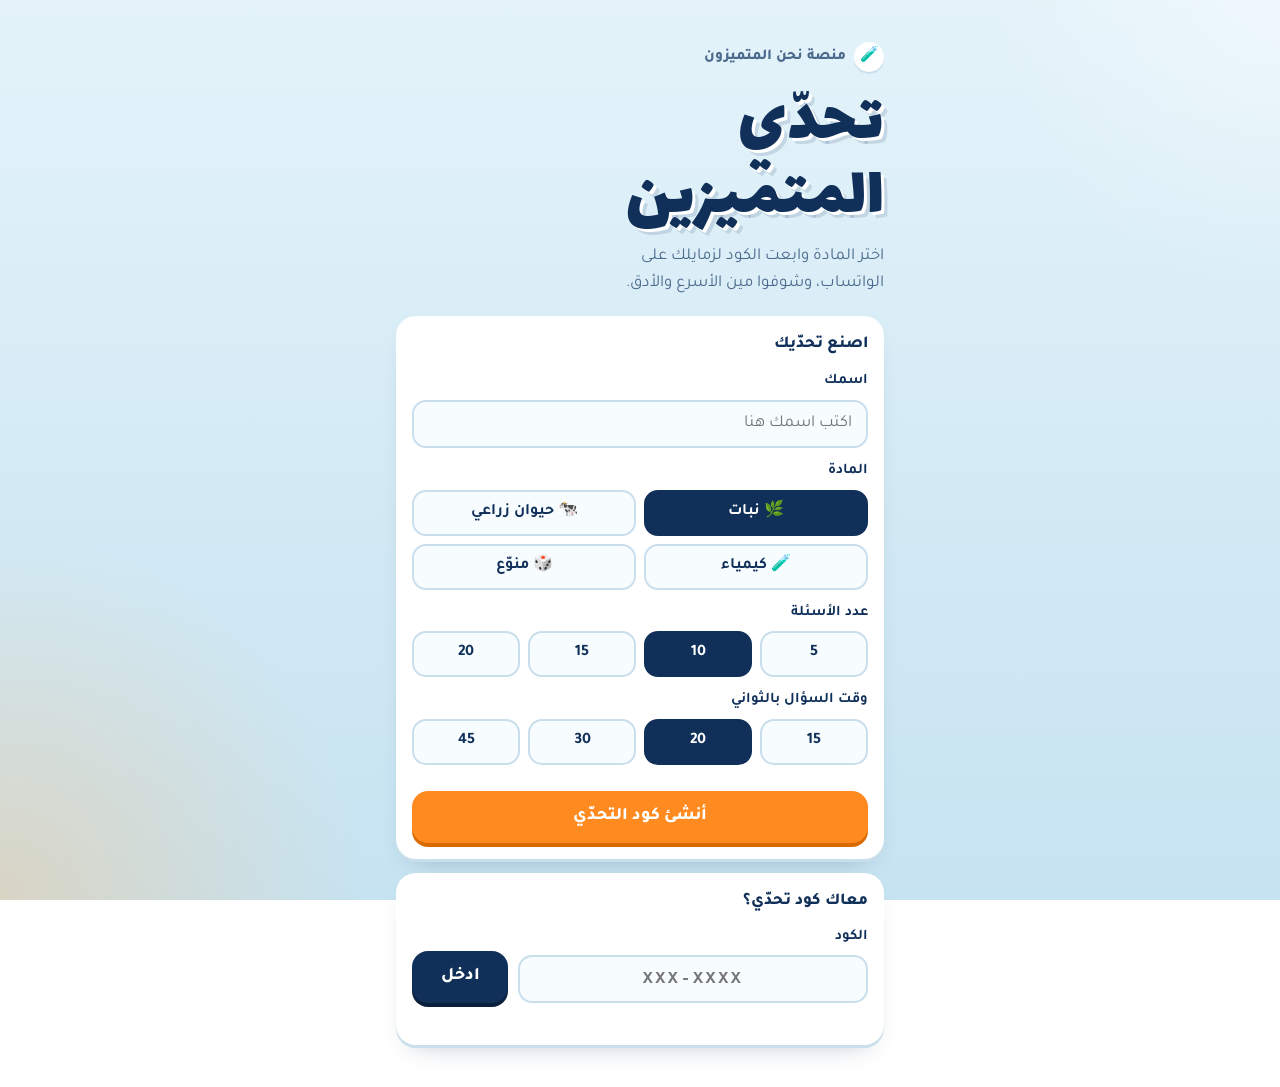
<file: challenge-final.html>
<!doctype html>
<html lang="ar" dir="rtl">
<head>
<meta charset="utf-8">
<meta name="viewport" content="width=device-width, initial-scale=1, viewport-fit=cover">
<title>تحدّي المتميزون</title>
<link rel="preconnect" href="https://fonts.googleapis.com">
<link href="https://fonts.googleapis.com/css2?family=Lalezar&family=Tajawal:wght@400;500;700;800&display=swap" rel="stylesheet">
<style>
:root{
  --ink:#10305a; --ink-soft:#4b6a8c; --sky:#e4f3fa; --sky-2:#c6e3f1; --paper:#fff;
  --orange:#ff8a1f; --orange-d:#d96a00; --wa:#25d366; --wa-d:#17a34a; --bad:#c62828; --line:#c9dfeb;
  --display:"Lalezar","Tajawal",system-ui,sans-serif; --body:"Tajawal",system-ui,-apple-system,"Segoe UI",sans-serif;
}
*{box-sizing:border-box;margin:0;padding:0;-webkit-tap-highlight-color:transparent}
html{-webkit-text-size-adjust:100%}
body{font-family:var(--body);color:var(--ink);min-height:100vh;min-height:100dvh;line-height:1.6;
  background:
    radial-gradient(420px 420px at 100% 0%,#fff6 0,#fff0 70%),
    radial-gradient(520px 520px at 0% 100%,#ffb76b55 0,#ffb76b00 70%),
    linear-gradient(180deg,var(--sky),var(--sky-2));
  background-attachment:fixed}
.app{max-width:520px;margin:0 auto;padding:max(16px,env(safe-area-inset-top)) 16px max(28px,env(safe-area-inset-bottom))}
.brand{display:flex;align-items:center;gap:8px;font-weight:800;font-size:.95rem;color:var(--ink-soft);padding:6px 0 2px;margin-bottom:10px}
.brand i{display:grid;place-items:center;width:30px;height:30px;border-radius:50%;background:var(--paper);font-style:normal;box-shadow:0 2px 0 var(--line)}
.hero{font-family:var(--display);font-weight:400;font-size:clamp(2.7rem,13vw,4rem);line-height:1.05;margin:14px 0 8px;
  text-shadow:3px 3px 0 #fff,6px 6px 0 #10305a22}
.lead{font-size:1.05rem;color:var(--ink-soft);margin-bottom:18px;max-width:34ch}
.view[hidden]{display:none}
.card{background:var(--paper);border-radius:20px;padding:16px;margin-bottom:14px;box-shadow:0 3px 0 var(--line),0 14px 28px -18px #10305a66}
.card h2{font-size:1.05rem;font-weight:800;margin-bottom:10px}
label.f{display:block;font-weight:700;font-size:.92rem;margin:12px 0 6px}
input[type=text]{width:100%;min-height:48px;border:2px solid var(--line);border-radius:14px;padding:8px 14px;font:inherit;font-size:1.05rem;color:var(--ink);background:#f7fcff}
input[type=text]:focus{outline:3px solid #ff8a1f55;border-color:var(--orange)}
.chips,.seg{display:grid;gap:8px}
.chips{grid-template-columns:repeat(2,1fr)}
.seg{grid-template-columns:repeat(4,1fr)}
.opt input{position:absolute;opacity:0;pointer-events:none}
.opt span{display:flex;align-items:center;justify-content:center;gap:6px;min-height:46px;padding:6px 8px;border-radius:14px;border:2px solid var(--line);background:#f7fcff;font-weight:700;cursor:pointer;text-align:center;transition:transform .1s}
.opt input:checked+span{background:var(--ink);border-color:var(--ink);color:#fff}
.opt input:focus-visible+span{outline:3px solid var(--orange);outline-offset:2px}
.opt span:active{transform:scale(.97)}
.opt{position:relative}
.btn{display:flex;align-items:center;justify-content:center;gap:8px;width:100%;min-height:52px;border:0;border-radius:16px;padding:10px 16px;font:inherit;font-weight:800;font-size:1.1rem;color:#fff;cursor:pointer;text-decoration:none;
  background:var(--orange);box-shadow:0 4px 0 var(--orange-d);transition:transform .08s,box-shadow .08s}
.btn:active{transform:translateY(3px);box-shadow:0 1px 0 var(--orange-d)}
.btn:focus-visible{outline:3px solid var(--ink);outline-offset:3px}
.btn.wa{background:var(--wa);box-shadow:0 4px 0 var(--wa-d)}
.btn.wa:active{box-shadow:0 1px 0 var(--wa-d)}
.btn.ghost{background:#fff;color:var(--ink);box-shadow:0 3px 0 var(--line);border:2px solid var(--line);min-height:46px;font-size:1rem}
.btn.ink{background:var(--ink);box-shadow:0 4px 0 #0a1f3c}
.row{display:grid;grid-template-columns:1fr 1fr;gap:10px;margin-top:10px}
.join{display:grid;grid-template-columns:1fr auto;gap:10px;align-items:end}
.join .btn{width:auto;min-width:96px}
.join input{direction:ltr;text-align:center;letter-spacing:.15em;font-weight:800;font-family:ui-monospace,Menlo,Consolas,monospace;text-transform:uppercase}
.err{color:var(--bad);font-weight:700;font-size:.9rem;min-height:1.4em;margin-top:6px}

/* تذكرة التحدي */
.ticket{position:relative;background:var(--paper);border-radius:22px;box-shadow:0 3px 0 var(--line),0 18px 30px -18px #10305a88;margin-bottom:14px;overflow:hidden}
.t-top{padding:18px 18px 16px;text-align:center}
.t-top .who{font-weight:700;color:var(--ink-soft);font-size:.95rem}
.t-top .subj{font-family:var(--display);font-size:2.1rem;line-height:1.2;margin:2px 0 10px}
.facts{display:flex;justify-content:center;gap:10px;flex-wrap:wrap}
.facts b{background:var(--sky);border-radius:999px;padding:4px 14px;font-weight:800;font-size:.95rem}
.tear{position:relative;border-top:3px dashed var(--line);margin:0 22px}
.tear::before,.tear::after{content:"";position:absolute;top:-17px;width:30px;height:30px;border-radius:50%;background:var(--sky-2)}
.tear::before{right:-37px}.tear::after{left:-37px}
.t-bot{padding:14px 18px 18px;text-align:center}
.t-bot small{display:block;color:var(--ink-soft);font-weight:700;margin-bottom:4px}
.code{direction:ltr;unicode-bidi:isolate;font-family:ui-monospace,Menlo,Consolas,monospace;font-weight:800;font-size:clamp(2rem,11vw,2.9rem);letter-spacing:.14em;line-height:1.2;user-select:all;-webkit-user-select:all;padding-inline-start:.14em}
.pop{animation:pop .35s cubic-bezier(.2,1.4,.4,1)}
@keyframes pop{from{transform:scale(.92) translateY(10px);opacity:0}to{transform:none;opacity:1}}

/* العدّ التنازلي */
.ready{min-height:60vh;display:grid;place-content:center;text-align:center;gap:8px}
.ready .n{font-family:var(--display);font-size:7rem;line-height:1}
.ready p{color:var(--ink-soft);font-weight:700}

.toast{position:fixed;inset-inline:16px;bottom:max(18px,env(safe-area-inset-bottom));margin:auto;max-width:360px;background:var(--ink);color:#fff;padding:12px 16px;border-radius:14px;text-align:center;font-weight:700;opacity:0;transform:translateY(12px);pointer-events:none;transition:.25s}
.toast.on{opacity:1;transform:none}
@media (max-width:360px){.seg{grid-template-columns:repeat(2,1fr)}}
@media (min-width:700px){.app{padding-top:36px}.hero{font-size:4.4rem}}
@media (prefers-reduced-motion:reduce){*{animation:none!important;transition:none!important}}

#vBattle{padding-bottom:20px}
.bt-top{display:flex;align-items:center;justify-content:space-between;gap:10px;font-weight:800;margin:6px 0 8px}
.bt-rnd{background:#fff;border-radius:999px;padding:4px 14px;box-shadow:0 2px 0 var(--line)}
.bt-time{font-family:var(--display);font-size:1.9rem;min-width:2.2ch;text-align:center;line-height:1}
.bt-bar{height:10px;border-radius:99px;background:#fff;overflow:hidden;box-shadow:inset 0 0 0 2px var(--line)}
.bt-bar i{display:block;height:100%;width:100%;background:var(--orange);transform-origin:right;transition:transform .1s linear}
.bt-arena{position:relative;display:flex;justify-content:space-between;align-items:flex-end;gap:8px;margin:14px 0 10px;padding:14px 10px;border-radius:22px;
  background:linear-gradient(180deg,#ffffffcc,#ffffff66);box-shadow:inset 0 0 0 2px #fff,0 12px 24px -18px #10305a88;perspective:900px;overflow:hidden}
.bt-arena::after{content:"";position:absolute;inset:0;background:#ef4444;opacity:0;pointer-events:none}
.bt-arena.hit::after{animation:btFlash .4s ease-out}
.bt-vs{position:absolute;inset-inline:0;top:52%;text-align:center;font-family:var(--display);font-size:1.7rem;opacity:.35;pointer-events:none}
.bt-side{width:45%;max-width:185px;position:relative}
.bt-name{display:flex;justify-content:space-between;gap:6px;font-weight:800;font-size:.88rem;margin-bottom:4px}
.bt-name span:first-child{overflow:hidden;text-overflow:ellipsis;white-space:nowrap}
.bt-track{position:relative;height:18px;border-radius:99px;background:#10305a22;overflow:hidden;box-shadow:inset 0 0 0 2px #fff;margin-bottom:12px}
.bt-ghost,.bt-fill{position:absolute;top:0;bottom:0;right:0;width:100%;border-radius:99px;transition:width .55s cubic-bezier(.3,.8,.3,1),background .3s}
.opp .bt-ghost,.opp .bt-fill{right:auto;left:0}
.bt-ghost{background:#fca5a5;transition-duration:.9s;transition-delay:.4s}
.bt-fill{background:#22c55e}.bt-fill.mid{background:#f59e0b}.bt-fill.low{background:#ef4444}

.bt-door{position:relative;height:200px;--c:#1d6fb8;--cd:#0e4a80;transform:rotateY(14deg);transform-style:preserve-3d}
.opp .bt-door{--c:#e2611a;--cd:#a8410a;transform:rotateY(-14deg)}
.bt-frame{position:absolute;inset:0;border-radius:90px 90px 8px 8px;background:var(--cd);box-shadow:0 8px 0 var(--cd),0 14px 18px -8px #0006}
.bt-room{position:absolute;inset:8px;border-radius:82px 82px 2px 2px;display:grid;place-items:center;overflow:hidden;
  background:radial-gradient(circle at 50% 65%,#fff 0,#ffe6a0 38%,#8a5a1c 100%);filter:brightness(.55);transition:filter .45s}
.bt-av{font-size:3.4rem;transform:translateY(10px) scale(.75);opacity:.4;transition:transform .45s,opacity .45s}
.open .bt-room{filter:brightness(1.15)}
.open .bt-av{transform:none;opacity:1}
.bt-leaf{position:absolute;top:8px;bottom:8px;width:calc(50% - 8px);background:linear-gradient(90deg,var(--c),var(--cd));
  box-shadow:inset 0 0 0 5px #ffffff26;transition:transform .55s cubic-bezier(.5,.1,.2,1);backface-visibility:hidden}
.bt-leaf::after{content:"";position:absolute;top:52%;width:9px;height:9px;border-radius:50%;background:#ffd36b}
.bt-l1{right:8px;border-radius:0 82px 0 2px;transform-origin:right center}
.bt-l1::after{left:8px}
.bt-l2{left:8px;border-radius:82px 0 2px 0;transform-origin:left center}
.bt-l2::after{right:8px}
.open .bt-l1{transform:rotateY(-105deg)}
.open .bt-l2{transform:rotateY(105deg)}
.bt-door.shake{animation:btShake .5s}
.bt-door.ko{filter:grayscale(1) brightness(.7)}
.bt-door.win .bt-room{filter:brightness(1.3) saturate(1.3)}
.bt-dmg{position:absolute;inset-inline:0;top:20%;text-align:center;font-family:var(--display);font-size:2.3rem;color:#ef4444;text-shadow:2px 2px 0 #fff,-1px -1px 0 #fff;opacity:0;pointer-events:none}
.bt-dmg.go{animation:btFloat .95s ease-out}
.bt-orb{position:absolute;left:0;width:38px;height:10px;border-radius:10px;display:none;pointer-events:none;background:linear-gradient(to right,#fff 0,var(--oc,#38bdf8) 35%,transparent 100%);box-shadow:0 0 14px 4px var(--oc,#38bdf8)}
@keyframes btShake{0%,100%{translate:0 0}15%{translate:-10px 0}30%{translate:9px 0}45%{translate:-7px 0}60%{translate:6px 0}80%{translate:-3px 0}}
@keyframes btFloat{0%{opacity:0;translate:0 14px;scale:.6}20%{opacity:1;scale:1.15}100%{opacity:0;translate:0 -56px;scale:1}}
@keyframes btFlash{0%{opacity:.35}100%{opacity:0}}

.bt-msg{min-height:1.7em;text-align:center;font-weight:800;margin:4px 0 8px}
.bt-q{background:#fff;border-radius:20px;padding:14px;box-shadow:0 3px 0 var(--line),0 14px 28px -18px #10305a66}
.bt-q h3{font-size:1.1rem;font-weight:800;line-height:1.55;margin-bottom:12px}
.bt-opts{display:grid;grid-template-columns:1fr 1fr;gap:8px}
.bt-ans{min-height:54px;border:2px solid var(--line);border-radius:14px;background:#f7fcff;font:inherit;font-weight:700;font-size:.98rem;color:var(--ink);padding:8px;cursor:pointer;transition:transform .08s}
.bt-ans:active{transform:scale(.97)}
.bt-ans:focus-visible{outline:3px solid var(--orange);outline-offset:2px}
.bt-ans.ok{background:#dcfce7;border-color:#22c55e}
.bt-ans.no{background:#fee2e2;border-color:#ef4444}
.bt-ans[disabled]{cursor:default;transform:none}
.bt-end{text-align:center}
.bt-end .big{font-size:4rem;line-height:1.1}
.bt-end h2{font-family:var(--display);font-weight:400;font-size:2.2rem;margin:4px 0 6px}
.bt-end p{color:var(--ink-soft);font-weight:700;margin-bottom:12px}
@media (max-width:380px){.bt-opts{grid-template-columns:1fr}.bt-door{height:170px}}
@media (prefers-reduced-motion:reduce){.bt-door{transform:none}.opp .bt-door{transform:none}}
.bt-spark{position:absolute;left:50%;top:48%;width:90px;height:90px;margin:-45px 0 0 -45px;border-radius:50%;opacity:0;pointer-events:none;scale:.3;
  background:radial-gradient(circle,#fff 0,#fde047 30%,#fb923c55 55%,transparent 70%)}
.bt-spark.go{animation:btSpark .45s ease-out}
@keyframes btSpark{0%{opacity:1;scale:.3}100%{opacity:0;scale:1.4}}
button,a.btn{touch-action:manipulation}

</style>
</head>
<body>
<main class="app">

  <header class="brand"><i>🧪</i> منصة نحن المتميزون</header>

  <!-- شاشة البداية -->
  <section id="vHome" class="view">
    <h1 class="hero">تحدّي<br>المتميزين</h1>
    <p class="lead">اختر المادة وابعت الكود لزمايلك على الواتساب، وشوفوا مين الأسرع والأدق.</p>

    <form id="fCreate" class="card" novalidate>
      <h2>اصنع تحدّيك</h2>

      <label class="f" for="name">اسمك</label>
      <input id="name" type="text" maxlength="20" autocomplete="nickname" placeholder="اكتب اسمك هنا" enterkeyhint="done">

      <label class="f" id="lSubj">المادة</label>
      <div class="chips" role="radiogroup" aria-labelledby="lSubj" id="subjects"></div>

      <label class="f" id="lCnt">عدد الأسئلة</label>
      <div class="seg" role="radiogroup" aria-labelledby="lCnt" id="counts"></div>

      <label class="f" id="lTim">وقت السؤال بالثواني</label>
      <div class="seg" role="radiogroup" aria-labelledby="lTim" id="times"></div>

      <p class="err" id="eCreate" role="alert"></p>
      <button class="btn" type="submit">أنشئ كود التحدّي</button>
    </form>

    <form id="fJoin" class="card" novalidate>
      <h2>معاك كود تحدّي؟</h2>
      <div class="join">
        <div>
          <label class="f" for="joinCode" style="margin-top:0">الكود</label>
          <input id="joinCode" type="text" maxlength="9" inputmode="text" autocapitalize="characters" autocomplete="off" spellcheck="false" placeholder="XXX-XXXX">
        </div>
        <button class="btn ink" type="submit">ادخل</button>
      </div>
      <p class="err" id="eJoin" role="alert"></p>
    </form>
  </section>

  <!-- تذكرة التحدّي -->
  <section id="vTicket" class="view" hidden>
    <div class="ticket pop" id="ticket">
      <div class="t-top">
        <p class="who" id="tWho"></p>
        <h2 class="subj" id="tSubj"></h2>
        <div class="facts"><b id="tCnt"></b><b id="tTim"></b></div>
      </div>
      <div class="tear"></div>
      <div class="t-bot">
        <small>كود التحدّي</small>
        <div class="code" id="tCode"></div>
      </div>
    </div>
    <a class="btn wa" id="waBtn" target="_blank" rel="noopener">💬 شارك على الواتساب</a>
    <div class="row">
      <button class="btn ghost" id="copyBtn" type="button">نسخ الكود</button>
      <button class="btn ghost" id="copyLink" type="button">نسخ الرابط</button>
    </div>
    <button class="btn" id="startBtn" type="button" style="margin-top:14px">ابدأ التحدّي</button>
    <button class="btn ghost" id="backBtn" type="button" style="margin-top:10px">رجوع</button>
  </section>

  <!-- الاستعداد -->
  <section id="vReady" class="view ready" hidden aria-live="polite">
    <div class="n" id="rN">3</div>
    <p id="rMsg">استعد…</p>
  </section>


  <!-- شاشة المعركة -->
  <section id="vBattle" class="view" hidden>
    <div class="bt-top"><span class="bt-rnd" id="bRnd"></span><span class="bt-time" id="bTime"></span></div>
    <div class="bt-bar"><i id="bTb"></i></div>
    <div class="bt-arena" id="bArena">
    <div class="bt-side me">
      <div class="bt-name"><span id="bmN"></span><span id="bmP">100%</span></div>
      <div class="bt-track"><i class="bt-ghost" id="bmG"></i><i class="bt-fill" id="bmF"></i></div>
      <div class="bt-door" id="bmD">
        <div class="bt-frame"></div>
        <div class="bt-room"><span class="bt-av">🧑‍🔬</span></div>
        <div class="bt-leaf bt-l1"></div><div class="bt-leaf bt-l2"></div>
        <i class="bt-spark" id="bmS"></i><div class="bt-dmg" id="bmX"></div>
      </div>
    </div>
      <div class="bt-vs">VS</div>
    <div class="bt-side opp">
      <div class="bt-name"><span id="boN"></span><span id="boP">100%</span></div>
      <div class="bt-track"><i class="bt-ghost" id="boG"></i><i class="bt-fill" id="boF"></i></div>
      <div class="bt-door" id="boD">
        <div class="bt-frame"></div>
        <div class="bt-room"><span class="bt-av">🦹</span></div>
        <div class="bt-leaf bt-l1"></div><div class="bt-leaf bt-l2"></div>
        <i class="bt-spark" id="boS"></i><div class="bt-dmg" id="boX"></div>
      </div>
    </div>
      <i class="bt-orb" id="bOrb"></i>
    </div>
    <p class="bt-msg" id="bMsg" aria-live="polite"></p>
    <div class="bt-q" id="bQ"><h3 id="bQt"></h3><div class="bt-opts" id="bOpts"></div></div>
    <div class="bt-end card" id="bEnd" hidden>
      <div class="big" id="eIcon"></div><h2 id="eTitle"></h2><p id="eSub"></p>
      <a class="btn wa" id="eWa" target="_blank" rel="noopener">💬 شارك نتيجتك على الواتساب</a>
      <div class="row"><button class="btn" id="eAgain" type="button">العب تاني</button>
      <button class="btn ghost" id="eHome" type="button">الرئيسية</button></div>
    </div>
  </section>

</main>
<div class="toast" id="toast" role="status" aria-live="polite"></div>

<script>
(()=>{
"use strict";
/* ===== الإعدادات (عدّلها حسب مواد المنصة) ===== */
const SUBJECTS=[{n:"نبات",e:"🌿"},{n:"حيوان زراعي",e:"🐄"},{n:"كيمياء",e:"🧪"},{n:"منوّع",e:"🎲"}]; // حتى 8 مواد
const COUNTS=[5,10,15,20];      // 4 اختيارات بالظبط
const TIMES=[15,20,30,45];      // 4 اختيارات بالظبط

/* ===== ترميز الكود: مادة(3بت) + عدد(2) + وقت(2) + seed(20) + checksum(5) → 7 خانات ===== */
const AL="0123456789ABCDEFGHJKMNPQRSTVWXYZ", SEED_MAX=1048576;
const chk=v=>{let s=0;while(v>0){s+=v%32;v=Math.floor(v/32)}return(s*7+3)%32};
const randSeed=()=>{try{const a=new Uint32Array(1);crypto.getRandomValues(a);return a[0]%SEED_MAX}catch(e){return Math.floor(Math.random()*SEED_MAX)}};
function encode(c){
  const val=((c.s*4+c.c)*4+c.t)*SEED_MAX+c.seed;
  let full=val*32+chk(val),out="";
  for(let i=0;i<7;i++){out=AL[full%32]+out;full=Math.floor(full/32)}
  return out;
}
function clean(t){return String(t||"").toUpperCase().replace(/O/g,"0").replace(/[IL]/g,"1").replace(/[^0-9A-Z]/g,"")}
function decode(raw){
  const code=clean(raw);
  if(code.length!==7)return null;
  let full=0;
  for(const ch of code){const i=AL.indexOf(ch);if(i<0)return null;full=full*32+i}
  const val=Math.floor(full/32);
  if(chk(val)!==full%32)return null;
  const seed=val%SEED_MAX;let r=Math.floor(val/SEED_MAX);
  const t=r%4;r=Math.floor(r/4);const c=r%4,s=Math.floor(r/4);
  if(s>=SUBJECTS.length)return null;
  return{s,c,t,seed,code};
}
const fmt=c=>c.slice(0,3)+"-"+c.slice(3);
const toCfg=d=>({code:d.code,subject:SUBJECTS[d.s].n,subjectIndex:d.s,count:COUNTS[d.c],seconds:TIMES[d.t],seed:d.seed});

/* مولّد أرقام عشوائي ثابت بالـ seed: الكل يطلع له نفس ترتيب الأسئلة (للجزء 2) */
function rng(seed){let a=seed>>>0;return()=>{a|=0;a=a+0x6D2B79F5|0;let t=Math.imul(a^a>>>15,1|a);t=t+Math.imul(t^t>>>7,61|t)^t;return((t^t>>>14)>>>0)/4294967296}}

/* ===== واجهة ===== */
const $=id=>document.getElementById(id);
const views={home:$("vHome"),ticket:$("vTicket"),ready:$("vReady")};
const show=k=>{for(const x in views)views[x].hidden=x!==k;window.scrollTo(0,0)};
let toastT;const toast=m=>{const t=$("toast");t.textContent=m;t.classList.add("on");clearTimeout(toastT);toastT=setTimeout(()=>t.classList.remove("on"),2200)};

function radios(box,name,items,label,sel){
  box.innerHTML=items.map((it,i)=>`<label class="opt"><input type="radio" name="${name}" value="${i}" ${i===sel?"checked":""}><span>${label(it)}</span></label>`).join("");
}
radios($("subjects"),"subj",SUBJECTS,s=>`${s.e} ${s.n}`,0);
radios($("counts"),"cnt",COUNTS,c=>c,1);
radios($("times"),"tim",TIMES,t=>t,1);
const val=n=>+document.querySelector(`input[name=${n}]:checked`).value;

try{$("name").value=localStorage.getItem("ch_name")||""}catch(e){}
const myName=()=>{const n=$("name").value.trim().slice(0,20);try{localStorage.setItem("ch_name",n)}catch(e){}return n};

let cur=null; // التحدّي الحالي
const link=code=>location.origin+location.pathname+"?c="+code;

function openTicket(d,host){
  cur=toCfg(d);cur.host=host;
  $("tWho").textContent=host?`${host} بيتحداك في`:"تحدّي جديد في";
  $("tSubj").textContent=`${SUBJECTS[d.s].e} ${cur.subject}`;
  $("tCnt").textContent=`${cur.count} أسئلة`;
  $("tTim").textContent=`${cur.seconds} ثانية للسؤال`;
  $("tCode").textContent=fmt(cur.code);
  const msg=`⚔️ ${host||"زميلك"} بيتحداك في «${cur.subject}» على منصة نحن المتميزون!\n`+
    `${cur.count} أسئلة، و${cur.seconds} ثانية للسؤال.\n\nكود التحدّي: ${fmt(cur.code)}\nادخل من هنا 👇\n${link(cur.code)}`;
  cur.shareText=msg;
  $("waBtn").href="https://wa.me/?text="+encodeURIComponent(msg);
  const tk=$("ticket");tk.classList.remove("pop");void tk.offsetWidth;tk.classList.add("pop");
  show("ticket");
}

$("fCreate").addEventListener("submit",e=>{
  e.preventDefault();
  const name=myName();
  if(name.length<2){$("eCreate").textContent="اكتب اسمك الأول (حرفين على الأقل).";$("name").focus();return}
  $("eCreate").textContent="";
  const d={s:val("subj"),c:val("cnt"),t:val("tim"),seed:randSeed()};
  d.code=encode(d);
  openTicket(d,name);
});

$("fJoin").addEventListener("submit",e=>{
  e.preventDefault();
  const d=decode($("joinCode").value);
  if(!d){$("eJoin").textContent="الكود غير صحيح. راجعه وجرّب تاني.";return}
  $("eJoin").textContent="";
  openTicket(d,"");
});
$("joinCode").addEventListener("input",e=>{
  const c=clean(e.target.value).slice(0,7);
  e.target.value=c.length>3?c.slice(0,3)+"-"+c.slice(3):c;
});

async function copy(text,ok){
  try{await navigator.clipboard.writeText(text)}
  catch(e){const t=document.createElement("textarea");t.value=text;t.style.cssText="position:fixed;opacity:0";document.body.appendChild(t);t.select();try{document.execCommand("copy")}catch(_){}t.remove()}
  toast(ok);
}
$("copyBtn").onclick=()=>copy(fmt(cur.code),"تم نسخ الكود");
$("copyLink").onclick=()=>copy(link(cur.code),"تم نسخ الرابط");
$("backBtn").onclick=()=>show("home");

/* بدء التحدّي: عدّ تنازلي ثم حدث challenge:start (الجزء 2 يستقبله) */
$("startBtn").onclick=()=>{
  const name=myName()||cur.host;
  if(!name||name.length<2){show("home");$("eCreate").textContent="اكتب اسمك قبل ما تبدأ.";$("name").focus();return}
  cur.player=name;show("ready");
  let n=3;$("rN").textContent=n;$("rMsg").textContent="استعد…";
  const iv=setInterval(()=>{
    n--;
    if(n>0){$("rN").textContent=n;return}
    clearInterval(iv);$("rN").textContent="🚀";$("rMsg").textContent="انطلق!";
    document.dispatchEvent(new CustomEvent("challenge:start",{detail:cur}));
  },900);
};

/* رابط فيه ?c=الكود: افتح التحدّي تلقائيًا */
const p=new URLSearchParams(location.search).get("c");
if(p){const d=decode(p);if(d){$("joinCode").value=fmt(d.code);openTicket(d,"");toast("وصلك تحدّي! اكتب اسمك وابدأ")}else{$("eJoin").textContent="رابط التحدّي غير صحيح."}}

window.Challenge={encode,decode,rng,get current(){return cur},SUBJECTS,COUNTS,TIMES};
})();

/* ===== الجزء الثاني: شاشة المعركة ومنطق اللعبة ===== */
(()=>{
"use strict";

/* ===== أضف أسئلتك هنا =====
   السطر الواحد = سؤال:  السؤال | الإجابة الصحيحة | خطأ1 | خطأ2 | خطأ3
   العنوان ## بيحدد المادة (لازم يطابق اسم المادة في SUBJECTS). المادة «منوّع» بتجمع كل الباقي تلقائيًا. */
const BANKS={};
const QTEXT=`
## نبات
الجذور الموجودة في نبات البصل من النوع | العرضي | الابتدائي | الثانوي | الجنيني
تحيط بالقمة النامية للجذر | القلنسوة | أوراق خضرية | أوراق قنابية | شعيرات جذرية
أول الأوراق في الإنبات الهوائي هي | الأوراق الفلقية | الأوراق الأولية | الأوراق الخضرية المركبة | الأوراق الحرشفية
التعريق المتوازي يميز نباتات | ذوات الفلقة الواحدة | ذوات الفلقتين | عاريات البذور | الطحالب
الريزومات من السيقان | الأرضية | الهوائية | المائية | الشوكية
الشعيرة الجذرية امتداد لخلايا | البشرة | البريسيكل | القشرة | الأوعية
أشواك التين الشوكي عبارة عن | أوراق شوكية | ساق شوكية | شعيرات شوكية | جذور شوكية
الأوراق الملونة في الجهنمية من النوع | القنابية | الحرشفية | الخضرية | المركبة
تتكاثر الفراولة بواسطة ساق | مدادة | زاحفة | متسلقة | درنية
درنة البطاطس عبارة عن | ساق | جذر | ورقة | ثمرة
درنة البطاطا عبارة عن | جذر عرضي مخزن | ساق مخزنة | ورقة مخزنة | ثمرة
الجذور التنفسية تنمو | عكس الجاذبية الأرضية | في اتجاه الجاذبية | أفقيًا فقط | في الصحراء فقط
## حيوان زراعي
الحيوان الذي يُعد من المجترات | الجاموس | الدجاج | الأرنب | الحصان
عدد أجزاء معدة المجترات الرئيسية | 4 | 2 | 3 | 5
الأنثى البالغة من الأغنام تسمى | النعجة | الكبش | الحمل | الجدي
من الأعلاف الخشنة | الدريس (البرسيم المجفف) | الذرة المجروشة | كسب القطن | الشعير المجروش
أكبر أجزاء معدة المجترات سعة | الكرش | الشبكية | الورقية | المنفحة
المعدة الحقيقية في المجترات هي | المنفحة | الكرش | الشبكية | الورقية
مدة الحمل في الأبقار تقريبًا | تسعة أشهر | خمسة أشهر | ستة أشهر | اثنا عشر شهرًا
المصدر الأساسي للصوف | الأغنام | الأبقار | الدواجن | الخيول
مصدر بروتين مهم في علائق الدواجن | كسب فول الصويا | قش الأرز | التبن | الذرة الشامية
ذكر الماعز يسمى | التيس | الكبش | الجدي | الفحل
## كيمياء
الأيون الذي يعطي راسبًا أبيض جبنيًا مع نترات الفضة | الكلوريد | الكبريتات | النترات | الصوديوم
الأيون الذي يعطي راسبًا أبيض مع كلوريد الباريوم | الكبريتات | الكلوريد | النترات | النحاس
كبريتات النحاس مع هيدروكسيد الصوديوم تعطي راسبًا | أزرق | أبيض | أخضر | بني محمر
الغاز الناتج من كربونات الكالسيوم مع حمض الهيدروكلوريك | ثاني أكسيد الكربون | الأكسجين | الهيدروجين | النيتروجين
كلوريد الحديد III مع هيدروكسيد الصوديوم يعطي راسبًا | بني محمر | أزرق | أبيض | أسود
كبريتيد الهيدروجين مع أيونات النحاس II يعطي راسبًا | أسود | أبيض | أصفر | أزرق
الأس الهيدروجيني للمحلول المتعادل | 7 | 1 | 10 | 14
ورقة عباد الشمس الزرقاء تتحول للأحمر في | الحمض | القلوي | الماء النقي | محلول ملح الطعام
رمز عنصر الصوديوم | Na | K | S | N
الصيغة الكيميائية لكربونات الكالسيوم | CaCO₃ | CaSO₄ | CaCl₂ | Ca(OH)₂
الأمونيا بوفرة مع كبريتات النحاس تعطي محلولًا لونه | أزرق داكن | أخضر | عديم اللون | أصفر
هيدروكسيد الصوديوم مادة | قلوية | حمضية | متعادلة | غازية
`;
function addText(txt){let s="";txt.split("\n").forEach(l=>{l=l.trim();if(!l)return;
  if(l.startsWith("##")){s=l.slice(2).trim();BANKS[s]=BANKS[s]||[];return}
  const p=l.split("|").map(x=>x.trim());if(s&&p.length===5&&p.every(Boolean))BANKS[s].push(p)})}
addText(QTEXT);
const NAMES=["سيف","ليلى","كريم","مريم","يوسف","نور","هدى","عمر"];

const $=id=>document.getElementById(id);
const sleep=ms=>new Promise(r=>setTimeout(r,ms));
const RM=matchMedia("(prefers-reduced-motion:reduce)").matches;
const side=s=>s==="me"?"bm":"bo";
let S=null,hp={me:100,opp:100};

function shuffle(a,rnd){a=a.slice();for(let i=a.length-1;i>0;i--){const j=Math.floor(rnd()*(i+1));[a[i],a[j]]=[a[j],a[i]]}return a}
function bankFor(subject){
  if(BANKS[subject])return BANKS[subject];
  return Object.values(BANKS).flat(); // «منوّع»
}
/* يحوّل صفوف MCQ إلى أسئلة جاهزة بترتيب ثابت حسب الـ seed (نفس الكود = نفس الأسئلة عند الجميع) */
function build(cfg){
  const rnd=Challenge.rng(cfg.seed);
  let rows=shuffle(bankFor(cfg.subject),rnd);while(rows.length&&rows.length<cfg.count)rows=rows.concat(shuffle(bankFor(cfg.subject),rnd));rows=rows.slice(0,cfg.count);
  return rows.map(r=>{const opts=shuffle(r.slice(1),rnd);return{q:r[0],a:opts,c:opts.indexOf(r[1])}});
}

/* ----- الصحة ----- */
function setHP(who,v){
  v=Math.max(0,Math.min(100,Math.round(v)));hp[who]=v;const p=side(who);
  $(p+"F").style.width=$(p+"G").style.width=v+"%";
  $(p+"F").className="bt-fill"+(v<=30?" low":v<=60?" mid":"");
  $(p+"P").textContent=v+"%";
  if(v===0)$(p+"D").classList.add("ko");
}
const reset=()=>{hp={me:100,opp:100};for(const w of["me","opp"]){setHP(w,100);$(side(w)+"D").classList.remove("ko","win","open","shake")}};

/* ----- أنيميشن: فتح الباب، الضربة، الاهتزاز، خصم الصحة ----- */
const openDoor=(who,on=true)=>$(side(who)+"D").classList.toggle("open",on);
function showDmg(who,n){const e=$(side(who)+"X");e.textContent="−"+n;e.classList.remove("go");void e.offsetWidth;e.classList.add("go")}
const spark=w=>{const e=$(side(w)+"S");e.classList.remove("go");void e.offsetWidth;e.classList.add("go")};
async function attack(from,to,dmg){
  openDoor(from,true);await sleep(RM?60:480);
  const ar=$("bArena").getBoundingClientRect(),a=$(side(from)+"D").getBoundingClientRect(),t=$(side(to)+"D").getBoundingClientRect();
  const dir=from==="me"?1:-1,x0=a.left+a.width/2-ar.left-19,x1=t.left+t.width/2-ar.left-19,orb=$("bOrb");
  orb.style.cssText=`display:block;top:${a.top-ar.top+a.height*.5-5}px;--oc:${from==="me"?"#38bdf8":"#fb923c"}`;
  spark(from);
  if(orb.animate&&!RM)await orb.animate([{transform:`translateX(${x0}px) scaleX(${dir})`},{transform:`translateX(${x1}px) scaleX(${dir})`}],{duration:340,easing:"cubic-bezier(.4,0,1,1)"}).finished;
  orb.style.display="none";
  const T=$(side(to)+"D"),A=$("bArena");
  A.classList.add("hit");T.classList.remove("shake");void T.offsetWidth;T.classList.add("shake");
  spark(to);showDmg(to,dmg);setHP(to,hp[to]-dmg);
  if(to==="me"&&navigator.vibrate)navigator.vibrate(120);
  await sleep(RM?120:650);A.classList.remove("hit");openDoor(from,false);
}

/* ----- سير المعركة ----- */
const dmgOf=f=>Math.max(8,Math.round(165/S.cfg.count*(1+.5*Math.max(0,Math.min(1,f)))));
function round(){
  if(S.i>=S.qs.length||hp.me<=0||hp.opp<=0)return finish();
  const q=S.qs[S.i];S.locked=false;S.t0=performance.now();
  S.botOk=S.rb()<S.acc;S.botT=(.25+S.rb()*.55)*S.ms;
  $("bRnd").textContent=`السؤال ${S.i+1} من ${S.qs.length}`;$("bMsg").textContent="";
  $("bQt").textContent=q.q;
  $("bOpts").innerHTML=q.a.map((t,i)=>`<button type="button" class="bt-ans" data-i="${i}">${t}</button>`).join("");
  clearInterval(S.iv);S.iv=setInterval(tick,100);tick();
}
function tick(){
  const left=S.ms-(performance.now()-S.t0);
  $("bTime").textContent=Math.max(0,Math.ceil(left/1000));
  $("bTb").style.transform=`scaleX(${Math.max(0,left/S.ms)})`;
  if(left<=0)answer(-1);
}
async function answer(i){
  if(S.locked)return;S.locked=true;clearInterval(S.iv);
  const q=S.qs[S.i],pT=Math.min(performance.now()-S.t0,S.ms),pOk=i===q.c;
  document.querySelectorAll(".bt-ans").forEach((b,k)=>{b.disabled=true;if(k===q.c)b.classList.add("ok");else if(k===i)b.classList.add("no")});
  if(pOk)S.right++;
  let from=null,dmg=0,msg;
  if(pOk&&!S.botOk){from="me";dmg=dmgOf(1-pT/S.ms);msg="إجابة صح! ضربتك وصلت 💥"}
  else if(!pOk&&S.botOk){from="opp";dmg=dmgOf(1-S.botT/S.ms);msg=i<0?"انتهى الوقت! الخصم ضربك":"إجابة غلط! الخصم ضربك"}
  else if(pOk&&S.botOk){from=pT<=S.botT?"me":"opp";dmg=Math.round(dmgOf(1-Math.min(pT,S.botT)/S.ms)*.6);msg=from==="me"?"الاتنين صح، بس إنت أسرع!":"الاتنين صح، بس الخصم أسرع!"}
  else msg=i<0?"انتهى الوقت! محدش ضرب":"الاتنين غلط، محدش ضرب";
  $("bMsg").textContent=msg;
  await sleep(RM?200:700);
  if(from)await attack(from,from==="me"?"opp":"me",dmg);
  S.i++;await sleep(RM?100:350);round();
}
function finish(){
  clearInterval(S.iv);$("bRnd").textContent="انتهى التحدّي";$("bTime").textContent="";$("bTb").style.transform="scaleX(0)";
  const me=hp.me,op=hp.opp,res=me>op?"win":me<op?"lose":"draw";
  if(res==="win"){$("bmD").classList.add("win");openDoor("me")}else if(res==="lose"){$("boD").classList.add("win");openDoor("opp")}
  const T={win:["🏆","فزت بالتحدّي!"],lose:["😤","الخصم كسب المرة دي"],draw:["🤝","تعادل!"]}[res];
  $("eIcon").textContent=T[0];$("eTitle").textContent=T[1];
  $("eSub").textContent=`إجاباتك الصح ${S.right} من ${S.qs.length} · صحتك ${me}% وصحة الخصم ${op}%`;
  const txt=`${T[0]} ${T[1]}\nفي تحدّي «${S.cfg.subject}» على منصة نحن المتميزون\nإجاباتي الصح: ${S.right} من ${S.qs.length}\nجرّب تغلبني! الكود: ${S.cfg.code.slice(0,3)}-${S.cfg.code.slice(3)}\n${location.origin+location.pathname}?c=${S.cfg.code}`;
  $("eWa").href="https://wa.me/?text="+encodeURIComponent(txt);
  $("bQ").hidden=true;$("bEnd").hidden=false;$("bMsg").textContent="";
}

function start(cfg){
  const qs=build(cfg);
  if(!qs.length){alert("مفيش أسئلة للمادة دي. استخدم Battle.setBank");return}
  document.querySelectorAll(".view").forEach(v=>v.hidden=true);
  $("vBattle").hidden=false;window.scrollTo(0,0);
  const rnd=Challenge.rng(cfg.seed^0x9e3779b1);
  S={cfg,qs,i:0,right:0,rb:rnd,ms:cfg.seconds*1000,acc:.55+(cfg.seed%25)/100,iv:0,locked:true};
  reset();
  $("bmN").textContent=cfg.player||"أنت";
  $("boN").textContent=NAMES[cfg.seed%NAMES.length]+" (خصم)";
  $("bQ").hidden=false;$("bEnd").hidden=true;
  round();
}

/* ----- تهيئة ----- */
$("bOpts").addEventListener("click",e=>{const b=e.target.closest(".bt-ans");if(b&&S)answer(+b.dataset.i)});
$("eAgain").onclick=()=>start(S.cfg);
$("eHome").onclick=()=>location.assign(location.pathname);
document.addEventListener("challenge:start",e=>start(e.detail));

/* واجهة للتحكم من برّه (للربط مع Firebase أو أسئلتك) */
window.Battle={start,setHP,openDoor,attack,addText,
  setBank(subject,rows){BANKS[subject]=rows},   // rows بصيغة [السؤال, الصح, غلط1, غلط2, غلط3]
  addText,                                       // Battle.addText("## كيمياء\nسؤال | صح | خطأ | خطأ | خطأ")
  get state(){return{hp,S}}};
})();
</script>
</body>
</html>
</file>
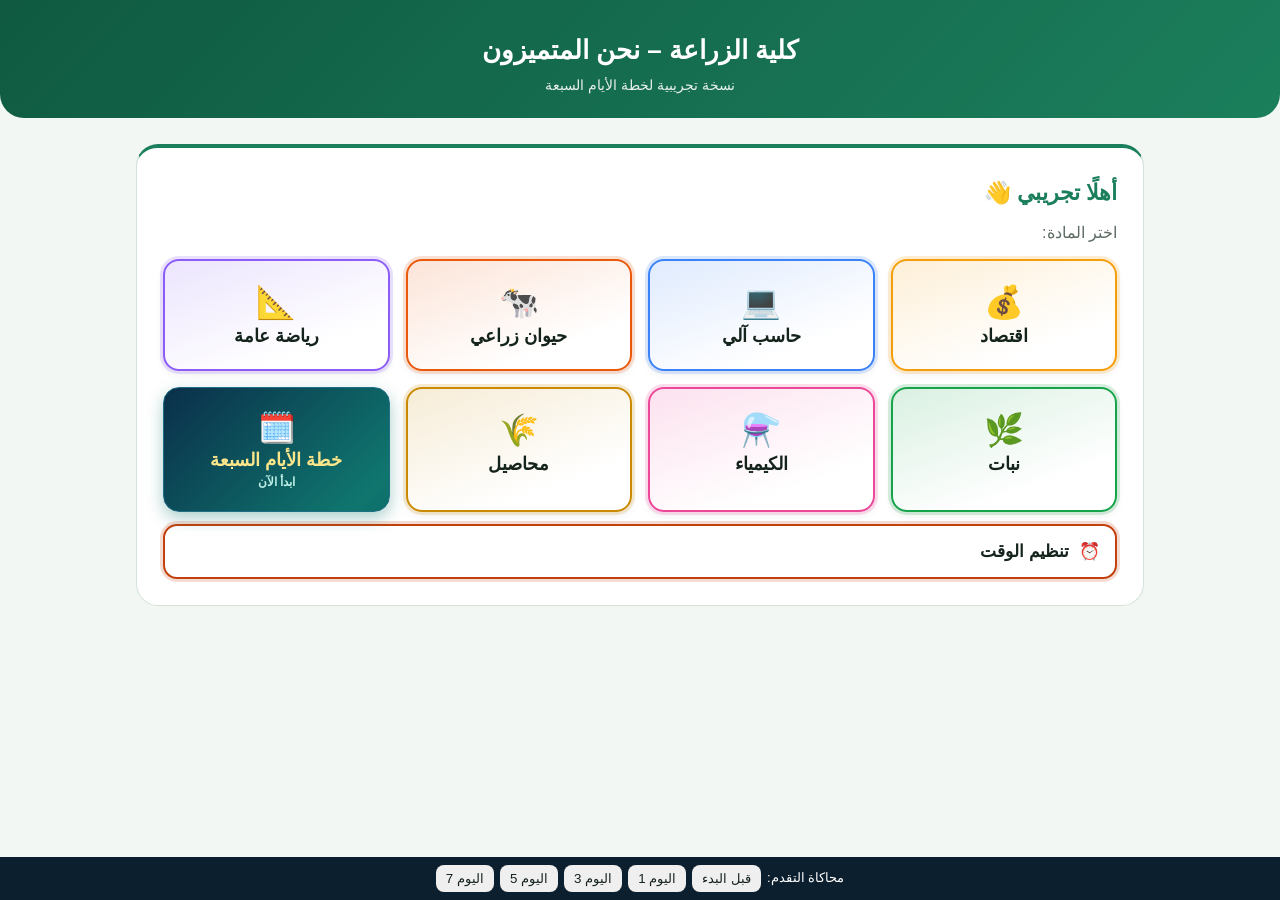
<file: demo.html>
<!doctype html><html lang="ar" dir="rtl"><head><meta charset="utf-8"><meta name="viewport" content="width=device-width,initial-scale=1,viewport-fit=cover">
<title>تجربة خطة الأيام السبعة</title><link rel="stylesheet" href="style.css"></head><body>
<header><h1>كلية الزراعة – نحن المتميزون</h1><p>نسخة تجريبية لخطة الأيام السبعة</p></header>
<main id="app"></main>
<div id="sim" style="position:sticky;bottom:0;background:#0b1f2e;color:#fff;padding:8px;text-align:center;font-size:13px;display:flex;gap:6px;justify-content:center;flex-wrap:wrap">
<span style="align-self:center">محاكاة التقدم:</span>
<button data-d="-1" style="padding:6px 10px;border-radius:8px;border:0">قبل البدء</button>
<button data-d="0" style="padding:6px 10px;border-radius:8px;border:0">اليوم 1</button>
<button data-d="2" style="padding:6px 10px;border-radius:8px;border:0">اليوم 3</button>
<button data-d="4" style="padding:6px 10px;border-radius:8px;border:0">اليوم 5</button>
<button data-d="6" style="padding:6px 10px;border-radius:8px;border:0">اليوم 7</button></div>
<script>
/* ===== بدائل مبسطة لدوال المنصة (core.js) لأغراض التجربة فقط ===== */
let user="تجريبي";
const SUBJECTS=[["اقتصاد","💰"],["حاسب آلي","💻"],["حيوان زراعي","🐄"],["رياضة عامة","📐"],["نبات","🌿"],["الكيمياء","⚗️"],["محاصيل","🌾"]];
const app=document.getElementById("app");
function page(inner,back){app.innerHTML=`<div class="card">${back?`<button class="back" id="bk">→ رجوع</button>`:""}${inner}</div>`;if(back)document.getElementById("bk").onclick=back}
function btns(items,cls,fn){app.querySelectorAll("."+cls).forEach((b,i)=>b.onclick=()=>fn(items[i]))}
function toast(m){let t=document.createElement("div");t.textContent=m;t.style.cssText="position:fixed;bottom:70px;left:50%;transform:translateX(-50%);background:#111;color:#fff;padding:10px 16px;border-radius:12px;z-index:9;font-size:14px";document.body.appendChild(t);setTimeout(()=>t.remove(),2200)}
function subjects(){page(`<h2>أهلًا ${user} 👋</h2><p style="color:var(--mut);margin:4px 0 0">اختر المادة:</p>
<div class="grid">${SUBJECTS.map(s=>`<button class="sub"><span>${s[1]}</span>${s[0]}</button>`).join("")}</div>
<button class="bk2" id="tp"><span>⏰</span>تنظيم الوقت</button>`);btns(SUBJECTS,"sub",s=>subject(s[0]))}
function subject(s){page(`<h2>${s}</h2><div class="empty">هذه صفحة المادة (تجريبية) — في المنصة الحقيقية تظهر هنا المحاضرات والاختبارات.</div>`,subjects)}
const quizList=subject,actNums=subject;
</script>
<script src="plan7.js"></script>
<script>
document.querySelectorAll("#sim button").forEach(b=>b.onclick=()=>{const d=+b.dataset.d,k="p7_"+user;
 localStorage.setItem(k,JSON.stringify(d<0?{start:null,done:{}}:{start:Date.now()-d*864e5,done:d>=2?{1:true,2:true}:{}}));subjects()});
subjects();
</script></body></html>
</file>
<file: style.css>
:root{--bg:#f3f7f4;--card:#fff;--ink:#14231b;--mut:#5b6b62;--pri:#1b7f5c;--pri2:#0f5a41;--line:#d5e2d9;--ac:#c2410c;--ok:#15803d;--bad:#b91c1c;
box-sizing:border-box;padding-top:env(safe-area-inset-top,0px);padding-bottom:env(safe-area-inset-bottom,0px);color-scheme:light}
@media (prefers-color-scheme:dark){:root:not([data-theme="light"]){--bg:#0e1814;--card:#16251e;--ink:#e8f1ec;--mut:#9fb3a8;--pri:#34b283;--pri2:#1b7f5c;--line:#26382f;--ac:#fb923c;--ok:#4ade80;--bad:#f87171;color-scheme:dark}}
:root[data-theme="dark"]{--bg:#0e1814;--card:#16251e;--ink:#e8f1ec;--mut:#9fb3a8;--pri:#34b283;--pri2:#1b7f5c;--line:#26382f;--ac:#fb923c;--ok:#4ade80;--bad:#f87171;color-scheme:dark}
*{box-sizing:border-box}
html{height:100%}
body{margin:0;min-height:100%;background:var(--bg);color:var(--ink);font-family:"Segoe UI",Tahoma,Arial,sans-serif;display:flex;flex-direction:column;line-height:1.7}
header{background:linear-gradient(135deg,var(--pri2),var(--pri));color:#fff;text-align:center;padding:20px 16px 16px;border-radius:0 0 24px 24px}
header h1{margin:0;font-size:22px}header p{margin:2px 0 0;opacity:.9;font-size:14px}
main{flex:1;width:100%;max-width:560px;margin:0 auto;padding:18px 16px}
.card{background:var(--card);border:1px solid var(--line);border-radius:18px;padding:18px}
h2{margin:0 0 8px;font-size:19px;color:var(--pri)}
.welcome{font-size:18px;font-weight:bold;color:var(--ac);margin:0 0 12px}
input[type=text]{width:100%;padding:13px;font-size:16px;border:2px solid var(--line);border-radius:12px;background:var(--bg);color:var(--ink);font-family:inherit;margin:8px 0 14px}
button{font-family:inherit;cursor:pointer;color:var(--ink)}
.btn{width:100%;padding:13px;font-size:16px;font-weight:bold;border:none;border-radius:12px;background:var(--pri);color:#fff;margin-top:8px}
.btn.alt{background:var(--card);color:var(--pri);border:2px solid var(--pri)}
.grid{display:grid;grid-template-columns:1fr 1fr;gap:12px;margin-top:12px}
.sub{padding:16px 8px;border:1px solid var(--line);border-radius:16px;background:var(--card);font-size:16px;font-weight:bold;display:flex;flex-direction:column;align-items:center;gap:4px}
.sub span{font-size:26px}
.list{display:flex;flex-direction:column;gap:10px;margin-top:12px}
.opt{padding:15px;border:1px solid var(--line);border-radius:14px;background:var(--card);font-size:17px;font-weight:bold;text-align:right;display:flex;align-items:center;gap:10px}
.opt small{font-weight:normal;color:var(--mut);margin-right:auto;font-size:13px}
.back{background:none;border:none;color:var(--pri);font-size:15px;font-weight:bold;padding:2px 0 8px}
.empty{margin-top:12px;padding:16px;border:2px dashed var(--line);border-radius:14px;color:var(--mut);text-align:center}
.q{border:1px solid var(--line);border-radius:14px;padding:12px;margin-top:12px}
.q b{display:block;margin-bottom:6px}
.q label{display:block;padding:8px 10px;border:1px solid var(--line);border-radius:10px;margin-top:6px;cursor:pointer}
.q label.ok{border-color:var(--ok);background:rgba(34,197,94,.12)}
.q label.bad{border-color:var(--bad);background:rgba(239,68,68,.12)}
.score{font-size:26px;font-weight:bold;color:var(--pri);text-align:center;margin:8px 0}
.msg{margin-top:10px;font-size:14px;color:var(--mut);text-align:center}
footer{text-align:center;padding:14px 12px calc(14px + env(safe-area-inset-bottom,0px));color:var(--mut);font-size:14px;border-top:1px solid var(--line)}
footer b{color:var(--ink)}

@keyframes pop{from{opacity:0;transform:translateY(14px)}to{opacity:1;transform:none}}
.card{animation:pop .35s ease}
button,.bk2,a.opt{transition:transform .15s,box-shadow .15s,background .2s}
button:active,.bk2:active{transform:scale(.94)}
.opt:hover,.sub:hover,.bk2:hover{transform:translateY(-2px);box-shadow:0 5px 12px rgba(0,0,0,.12)}
.list>*,.grid>*{animation:pop .4s both}
.list>*:nth-child(2),.grid>*:nth-child(2){animation-delay:.05s}.list>*:nth-child(3),.grid>*:nth-child(3){animation-delay:.1s}
.list>*:nth-child(4),.grid>*:nth-child(4){animation-delay:.15s}.list>*:nth-child(5),.grid>*:nth-child(5){animation-delay:.2s}
.list>*:nth-child(n+6),.grid>*:nth-child(n+6){animation-delay:.25s}
.bk2{padding:15px;border:2px solid var(--ac);border-radius:14px;background:var(--card);font-size:17px;font-weight:bold;text-align:right;display:flex;align-items:center;gap:10px;width:100%;margin-top:12px}
a.opt{text-decoration:none;color:var(--ink)}
.back{background:var(--pri)!important;color:#fff!important;padding:9px 20px!important;border-radius:999px;font-size:16px!important;margin-bottom:12px!important;box-shadow:0 3px 8px rgba(0,0,0,.22)}
.bar{position:sticky;top:0;z-index:5;background:var(--card);display:flex;gap:6px;flex-wrap:wrap;padding:8px 0;border-bottom:1px solid var(--line);margin-bottom:6px}
.tb{padding:8px 11px;border:1px solid var(--line);border-radius:10px;background:var(--bg);font-size:14px;font-weight:bold}
.tb.on{background:var(--pri);color:#fff}
.part{position:relative;overflow:hidden;margin-top:8px;border:1px solid var(--line);border-radius:8px}
.part img{position:absolute;left:0;top:0;width:100%}
.part canvas{position:absolute;left:0;top:0;width:100%;height:100%}
body.read header,body.read footer{display:none}

select,input[type=time],input[type=number]{width:100%;padding:11px;font-size:16px;border:2px solid var(--line);border-radius:12px;background:var(--bg);color:var(--ink);font-family:inherit;margin:6px 0}
.two{display:flex;gap:8px;align-items:center}.two>*{flex:1}
.row{display:flex;align-items:center;gap:8px;padding:10px;border:1px solid var(--line);border-radius:12px;margin-top:8px;animation:pop .3s both}
.row span{flex:1}.row button{border:none;background:none;font-size:18px}
.bd{display:inline-block;padding:6px 12px;margin:4px;border-radius:999px;background:var(--bg);border:1px solid var(--line);font-size:14px}
.bd.on{background:var(--pri);color:#fff;border-color:var(--pri)}
.pre.on{background:var(--pri);color:#fff}
select,input[type=time],input[type=number]{width:100%;padding:11px;font-size:16px;border:2px solid var(--line);border-radius:12px;background:var(--bg);color:var(--ink);font-family:inherit;margin:4px 0 10px}
label{font-weight:bold;font-size:14px}.rw{display:flex;gap:8px}.rw>div{flex:1}
.it{display:flex;justify-content:space-between;align-items:center;padding:8px 10px;border:1px solid var(--line);border-radius:10px;margin-top:6px;font-size:14px}
.it button{border:none;background:none;font-size:18px}
.gal{display:grid;grid-template-columns:1fr 1fr;gap:10px;margin-top:10px}.gal .t{animation:pop .4s both}.gal .t.big{grid-column:1/-1}
.t .part{margin-top:0;cursor:zoom-in}.t .cp{display:flex;justify-content:space-between;align-items:center;font-size:13px;margin-top:4px;color:var(--mut)}
.t .cp button{border:1px solid var(--line);background:var(--bg);border-radius:8px;padding:5px 9px;font-size:13px;font-weight:bold}
.fc{min-height:170px;display:flex;align-items:center;justify-content:center;text-align:center;padding:18px;border:2px solid var(--pri);border-radius:18px;font-size:19px;font-weight:bold;cursor:pointer;margin:12px 0;animation:flip .35s ease}
.fc.back{background:var(--pri)!important;color:#fff!important;border-radius:18px;box-shadow:none;padding:18px!important;margin:12px 0!important;font-size:19px!important}
@keyframes flip{from{transform:rotateY(80deg);opacity:.3}to{transform:none;opacity:1}}
.row{display:flex;gap:8px}.row>button{flex:1}
.q label.sel{border-color:var(--pri);background:rgba(27,127,92,.14);font-weight:bold}
.nv{position:sticky;bottom:0;background:var(--card);border-top:1px solid var(--line);padding:8px 0;display:flex;flex-wrap:wrap;gap:6px;margin-top:12px;max-height:132px;overflow:auto;z-index:4}
.nb{width:38px;height:38px;border-radius:10px;border:2px solid var(--line);background:var(--bg);font-weight:bold;font-size:14px;padding:0}
.nb.an{background:var(--pri);color:#fff;border-color:var(--pri)}.nb.fg{background:#f59e0b;color:#000;border-color:#f59e0b}.nb.cur{outline:3px solid var(--ac);outline-offset:1px}
button:disabled{opacity:.45}
@media print{header,footer,.back,.bar,.btn,.nv,.tb,.bk2,.no-print{display:none!important}body{background:#fff}.card{border:none;box-shadow:none;animation:none}.q{page-break-inside:avoid}}
.pr-only{display:none}@media print{.pr-only{display:block}}
input[type=email],input[type=password]{width:100%;padding:13px;font-size:16px;border:2px solid var(--line);border-radius:12px;background:var(--bg);color:var(--ink);font-family:inherit;margin:6px 0 12px}
.toast{position:fixed;bottom:76px;left:12px;right:12px;background:#111827;color:#fff;padding:10px 14px;border-radius:12px;font-size:14px;z-index:99;text-align:center;animation:pop .3s}
.logo{width:88px;height:88px;display:block;margin:0 auto 4px;filter:drop-shadow(0 4px 10px rgba(0,0,0,.28));animation:lpop .8s cubic-bezier(.2,1.4,.4,1) both}
.logo .ring{transform-box:fill-box;transform-origin:center;animation:spin 14s linear infinite}
.logo .lf{transform-box:fill-box;transform-origin:center bottom;animation:sway 3.2s ease-in-out infinite}.logo .l2{animation-delay:.5s}
.logo .stem{stroke-dasharray:30;animation:grow 1.6s ease-out both}
.logo .st{transform-box:fill-box;transform-origin:center;animation:tw 2.2s ease-in-out infinite}
@keyframes lpop{from{transform:scale(.3) rotate(-30deg);opacity:0}to{transform:none;opacity:1}}
@keyframes spin{to{transform:rotate(360deg)}}@keyframes sway{0%,100%{transform:rotate(-7deg)}50%{transform:rotate(7deg)}}
@keyframes grow{from{stroke-dashoffset:30}to{stroke-dashoffset:0}}@keyframes tw{0%,100%{opacity:.25;transform:scale(.6)}50%{opacity:1;transform:scale(1.1)}}
header p.shine{opacity:1;font-size:20px;font-weight:bold;background:linear-gradient(90deg,#fff 20%,#ffe08a 50%,#fff 80%);background-size:200% 100%;-webkit-background-clip:text;background-clip:text;color:transparent;animation:shine 3.2s linear infinite}
@keyframes shine{from{background-position:200% 0}to{background-position:-200% 0}}
@media (prefers-reduced-motion:reduce){.logo,.logo *,header p.shine{animation:none!important}}

/* ===== تصميم متجاوب: موبايل صغير / موبايل / تابلت / كمبيوتر ===== */
img,svg,canvas,video{max-width:100%}
main,.card,.list>*,.grid>*,.opt,.bk2,.q,.q label{min-width:0}
.opt,.bk2,.q label,h2,.msg{overflow-wrap:anywhere}
main{padding-left:max(16px,env(safe-area-inset-left,0px));padding-right:max(16px,env(safe-area-inset-right,0px))}
header h1{font-size:clamp(19px,5.2vw,26px)}
h2{font-size:clamp(17px,4.6vw,22px)}
/* موبايل صغير جدًا */
@media (max-width:360px){
 main{padding-top:12px;padding-bottom:12px}
 .card{padding:14px;border-radius:14px}
 .grid{gap:8px}.sub{padding:12px 6px;font-size:14px}.sub span{font-size:22px}
 .opt,.bk2{padding:12px;font-size:15px}
 .nb{width:34px;height:34px;font-size:13px}.tb{padding:7px 9px;font-size:13px}
 .rw,.two{flex-wrap:wrap}.fc{font-size:17px;min-height:150px}
}
/* تابلت */
@media (min-width:720px){
 main{max-width:820px;padding-top:26px;padding-bottom:26px}
 .card{padding:26px;border-radius:22px}
 .grid{grid-template-columns:repeat(3,1fr);gap:16px}
 .sub{padding:22px 10px;font-size:18px}.sub span{font-size:32px}
 .list{display:grid;grid-template-columns:repeat(2,minmax(0,1fr));gap:12px}
 .gal{grid-template-columns:repeat(3,1fr);gap:14px}
 .btn{max-width:420px;display:block;margin-left:auto;margin-right:auto}
 .row>.btn,.rw .btn,.two .btn{max-width:none}
 .fc{min-height:220px;font-size:23px}
 .nb{width:42px;height:42px}
 header{padding:26px 24px 20px}
}
/* كمبيوتر */
@media (min-width:1100px){
 main{max-width:1040px}
 .grid{grid-template-columns:repeat(4,1fr)}
 .list{grid-template-columns:repeat(3,minmax(0,1fr))}
 .gal{grid-template-columns:repeat(4,1fr)}
 .opt:hover,.sub:hover{box-shadow:0 8px 18px rgba(0,0,0,.14)}
}
/* الشاشة الأفقية للموبايل: رأس أصغر عشان المحتوى يظهر */
@media (max-height:480px) and (orientation:landscape){
 header{padding:8px 16px}.logo{width:44px;height:44px}header h1{font-size:18px}
 main{max-width:900px}.grid{grid-template-columns:repeat(4,1fr)}
}

/* ===== الشعار الجديد (نحن المتميزون) مع الحركة ===== */
.brand{position:relative;width:min(250px,66vw);margin:0 auto 10px;padding:8px 10px;border-radius:22px;background:#fff;overflow:hidden;box-shadow:0 8px 22px rgba(0,0,0,.28);animation:brIn .9s cubic-bezier(.2,1.3,.4,1) both,brFloat 4.6s ease-in-out .9s infinite,brGlow 3.2s ease-out 1s infinite}
.brand img{display:block;width:100%;height:auto;animation:brImg 1.1s ease-out both}
.brand::after{content:"";position:absolute;inset:0;background:linear-gradient(110deg,transparent 38%,rgba(255,196,60,.38) 50%,transparent 62%);transform:translateX(-130%);animation:brShine 4.6s ease-in-out 1.4s infinite;pointer-events:none}
.brand .sp{position:absolute;left:61%;top:3%;width:20px;height:20px;margin:-2px 0 0 -10px;background:#fff;box-shadow:0 0 8px 2px rgba(255,200,70,.9);clip-path:polygon(50% 0,60% 40%,100% 50%,60% 60%,50% 100%,40% 60%,0 50%,40% 40%);animation:brTwinkle 2.4s ease-in-out 1.2s infinite;pointer-events:none}
@keyframes brIn{from{opacity:0;transform:translateY(-18px) scale(.6) rotate(-4deg)}to{opacity:1;transform:none}}
@keyframes brImg{from{filter:blur(6px);opacity:.2}to{filter:none;opacity:1}}
@keyframes brFloat{0%,100%{transform:translateY(0)}50%{transform:translateY(-5px)}}
@keyframes brGlow{0%{box-shadow:0 8px 22px rgba(0,0,0,.28),0 0 0 0 rgba(255,196,60,.6)}70%,100%{box-shadow:0 8px 22px rgba(0,0,0,.28),0 0 0 16px rgba(255,196,60,0)}}
@keyframes brShine{0%,55%{transform:translateX(-130%)}85%,100%{transform:translateX(130%)}}
@keyframes brTwinkle{0%,100%{opacity:0;transform:scale(.2) rotate(0)}50%{opacity:1;transform:scale(1) rotate(45deg)}}
@media (min-width:720px){.brand{width:300px}}
@media (max-height:480px) and (orientation:landscape){.brand{width:130px;padding:5px 7px;margin-bottom:4px;border-radius:14px}}
@media (prefers-reduced-motion:reduce){.brand,.brand img,.brand::after,.brand .sp{animation:none!important}.brand::after,.brand .sp{display:none}}

/* ===== الهيدر: اللوجو على الجنب + عرض صور متحرك ===== */
header{padding-left:max(14px,env(safe-area-inset-left,0px));padding-right:max(14px,env(safe-area-inset-right,0px))}
.hd{display:flex;align-items:stretch;justify-content:center;gap:10px;max-width:640px;margin:0 auto 8px}
.hd .brand{flex:none;width:clamp(104px,34vw,190px);margin:0;display:flex;align-items:center;justify-content:center}
.slides{position:relative;flex:1;min-width:0;min-height:112px;border-radius:20px;overflow:hidden;background:rgba(255,255,255,.14);border:1px solid rgba(255,255,255,.35);box-shadow:inset 0 0 20px rgba(255,255,255,.08),0 6px 16px rgba(0,0,0,.18);animation:brIn .9s .15s cubic-bezier(.2,1.3,.4,1) both}
.sl{position:absolute;inset:0;display:flex;flex-direction:column;align-items:center;justify-content:center;opacity:0;animation:slCycle 24s infinite}
.sl:nth-child(2){animation-delay:4s}.sl:nth-child(3){animation-delay:8s}.sl:nth-child(4){animation-delay:12s}.sl:nth-child(5){animation-delay:16s}.sl:nth-child(6){animation-delay:20s}
.sl svg{width:100%;flex:1;min-height:0;padding:6px 8px 0}
.sl b{display:block;max-width:100%;padding:0 8px 7px;font-size:clamp(11px,3.1vw,14px);color:#fff;white-space:nowrap;overflow:hidden;text-overflow:ellipsis;text-shadow:0 1px 3px rgba(0,0,0,.35)}
.sbar{position:absolute;right:0;bottom:0;height:3px;width:100%;background:linear-gradient(90deg,#fcd34d,#f59e0b);transform-origin:100% 50%;animation:sBar 4s linear infinite}
@keyframes slCycle{0%{opacity:0;transform:translateX(26px) scale(.96)}2.5%,14.5%{opacity:1;transform:none}17%,100%{opacity:0;transform:translateX(-26px) scale(.96)}}
@keyframes sBar{from{transform:scaleX(0)}to{transform:scaleX(1)}}
header h1{margin-top:2px}
/* حركات الرسومات */
[class^="a-"],[class*=" a-"]{animation-delay:var(--d,0s)}
.a-float{animation:svF 3s ease-in-out infinite}.a-bounce{animation:svB 1.6s ease-in-out infinite}
.a-pulse,.a-tw,.a-spin,.a-leaf{transform-box:fill-box;transform-origin:center}
.a-pulse{animation:svP 1.8s ease-in-out infinite}.a-tw{animation:svT 2s ease-in-out infinite}.a-spin{animation:svS 12s linear infinite}
.a-grow{transform-box:fill-box;transform-origin:50% 100%;animation:svG 3.4s ease-in-out infinite}
.a-leaf{transform-origin:50% 100%;animation:svL 3.4s ease-in-out infinite}
.a-line,.a-lineL{transform-box:fill-box;animation:svLine 3.4s ease-in-out infinite}.a-line{transform-origin:100% 50%}.a-lineL{transform-origin:0 50%}
.a-scan{animation:svScan 2.6s ease-in-out infinite alternate}
.a-blink{animation:svBl 1.6s ease-in-out infinite}
.a-draw{stroke-dasharray:14;animation:svD 3.4s ease-in-out infinite}
.a-ring{stroke-dashoffset:138;animation:svR 3.4s ease-in-out infinite}
@keyframes svF{0%,100%{transform:translateY(0)}50%{transform:translateY(-4px)}}
@keyframes svB{0%,100%{transform:translateY(0)}50%{transform:translateY(4px)}}
@keyframes svP{0%,100%{transform:scale(1)}50%{transform:scale(1.14)}}
@keyframes svT{0%,100%{opacity:.25;transform:scale(.6)}50%{opacity:1;transform:scale(1.2)}}
@keyframes svS{to{transform:rotate(360deg)}}
@keyframes svG{0%{transform:scaleY(.15)}40%,85%{transform:scaleY(1)}100%{transform:scaleY(.15)}}
@keyframes svL{0%,20%{transform:scale(0)}50%,85%{transform:scale(1)}100%{transform:scale(0)}}
@keyframes svLine{0%{transform:scaleX(0)}35%,85%{transform:scaleX(1)}100%{transform:scaleX(0)}}
@keyframes svScan{from{transform:translateY(0)}to{transform:translateY(38px)}}
@keyframes svBl{0%,100%{opacity:.25}50%{opacity:1}}
@keyframes svD{0%{stroke-dashoffset:14}30%,85%{stroke-dashoffset:0}100%{stroke-dashoffset:14}}
@keyframes svR{0%{stroke-dashoffset:138}45%,85%{stroke-dashoffset:28}100%{stroke-dashoffset:138}}
@media (min-width:720px){.hd{max-width:820px;gap:16px}.hd .brand{width:220px}.slides{min-height:150px}.sl b{font-size:16px}}
@media (max-height:480px) and (orientation:landscape){.hd .brand{width:96px}.slides{min-height:64px;border-radius:12px}.sl b{display:none}.sl svg{padding:3px}}
@media (prefers-reduced-motion:reduce){.sl{animation:none!important;opacity:0}.sl:first-child{opacity:1}.sbar{display:none}.slides *{animation:none!important}.a-grow,.a-line,.a-lineL,.a-leaf{transform:none}.a-ring{stroke-dashoffset:28}.a-draw{stroke-dashoffset:0}}

/* ===== مربعات ملوّنة بإطارات وحركة ===== */
.sub{--c:var(--pri);border:2px solid var(--c);background:linear-gradient(160deg,var(--card),var(--card));background:linear-gradient(160deg,color-mix(in srgb,var(--c) 16%,var(--card)),var(--card) 75%);box-shadow:0 0 0 3px color-mix(in srgb,var(--c) 18%,transparent),0 4px 10px rgba(0,0,0,.06)}
.grid>.sub:nth-child(1){--c:#f59e0b}.grid>.sub:nth-child(2){--c:#3b82f6}.grid>.sub:nth-child(3){--c:#ea580c}.grid>.sub:nth-child(4){--c:#8b5cf6}
.grid>.sub:nth-child(5){--c:#16a34a}.grid>.sub:nth-child(6){--c:#ec4899}.grid>.sub:nth-child(7){--c:#ca8a04}
.grid>.sub:hover{box-shadow:0 0 0 4px color-mix(in srgb,var(--c) 28%,transparent),0 10px 18px color-mix(in srgb,var(--c) 30%,transparent)}
.sub span{display:inline-block;animation:icoF 3.2s ease-in-out infinite}
.grid>.sub:nth-child(2n) span{animation-delay:.5s}.grid>.sub:nth-child(3n) span{animation-delay:1s}
@keyframes icoF{0%,100%{transform:translateY(0) rotate(0)}50%{transform:translateY(-4px) rotate(-6deg)}}
.list>.opt{--c:#3b82f6;border:1.5px solid color-mix(in srgb,var(--c) 55%,var(--line));border-inline-start:6px solid var(--c);background:color-mix(in srgb,var(--c) 8%,var(--card));box-shadow:0 2px 6px color-mix(in srgb,var(--c) 14%,transparent)}
.list>.opt:nth-child(6n+2){--c:#16a34a}.list>.opt:nth-child(6n+3){--c:#f59e0b}.list>.opt:nth-child(6n+4){--c:#8b5cf6}.list>.opt:nth-child(6n+5){--c:#ec4899}.list>.opt:nth-child(6n){--c:#14b8a6}
.list>.opt:hover{box-shadow:0 0 0 3px color-mix(in srgb,var(--c) 25%,transparent),0 8px 16px color-mix(in srgb,var(--c) 25%,transparent)}
.bk2{box-shadow:0 0 0 3px color-mix(in srgb,var(--ac) 18%,transparent)}
.gal .t{--c:#3b82f6}.gal .t:nth-child(4n+2){--c:#16a34a}.gal .t:nth-child(4n+3){--c:#f59e0b}.gal .t:nth-child(4n){--c:#8b5cf6}
.gal .t .part{outline:2.5px solid var(--c);outline-offset:-1px;box-shadow:0 4px 12px color-mix(in srgb,var(--c) 25%,transparent)}
.q{border:2px solid color-mix(in srgb,var(--pri) 45%,var(--line));background:color-mix(in srgb,var(--pri) 5%,var(--card))}
.card{border-top:4px solid var(--pri)}

/* ===== مؤقت الاختبارات ===== */
.tmr{position:sticky;top:0;z-index:6;margin:0 auto 10px;width:max-content;min-width:110px;text-align:center;padding:6px 18px;border-radius:999px;font-size:22px;font-weight:bold;letter-spacing:1px;direction:ltr;color:#fff;background:linear-gradient(135deg,var(--pri2),var(--pri));box-shadow:0 4px 12px rgba(0,0,0,.25)}
.tmr.low{background:linear-gradient(135deg,#b91c1c,#ef4444);animation:tmrP .7s ease-in-out infinite}
@keyframes tmrP{0%,100%{transform:scale(1)}50%{transform:scale(1.1)}}
@media (prefers-reduced-motion:reduce){.tmr.low{animation:none}}
</file>
